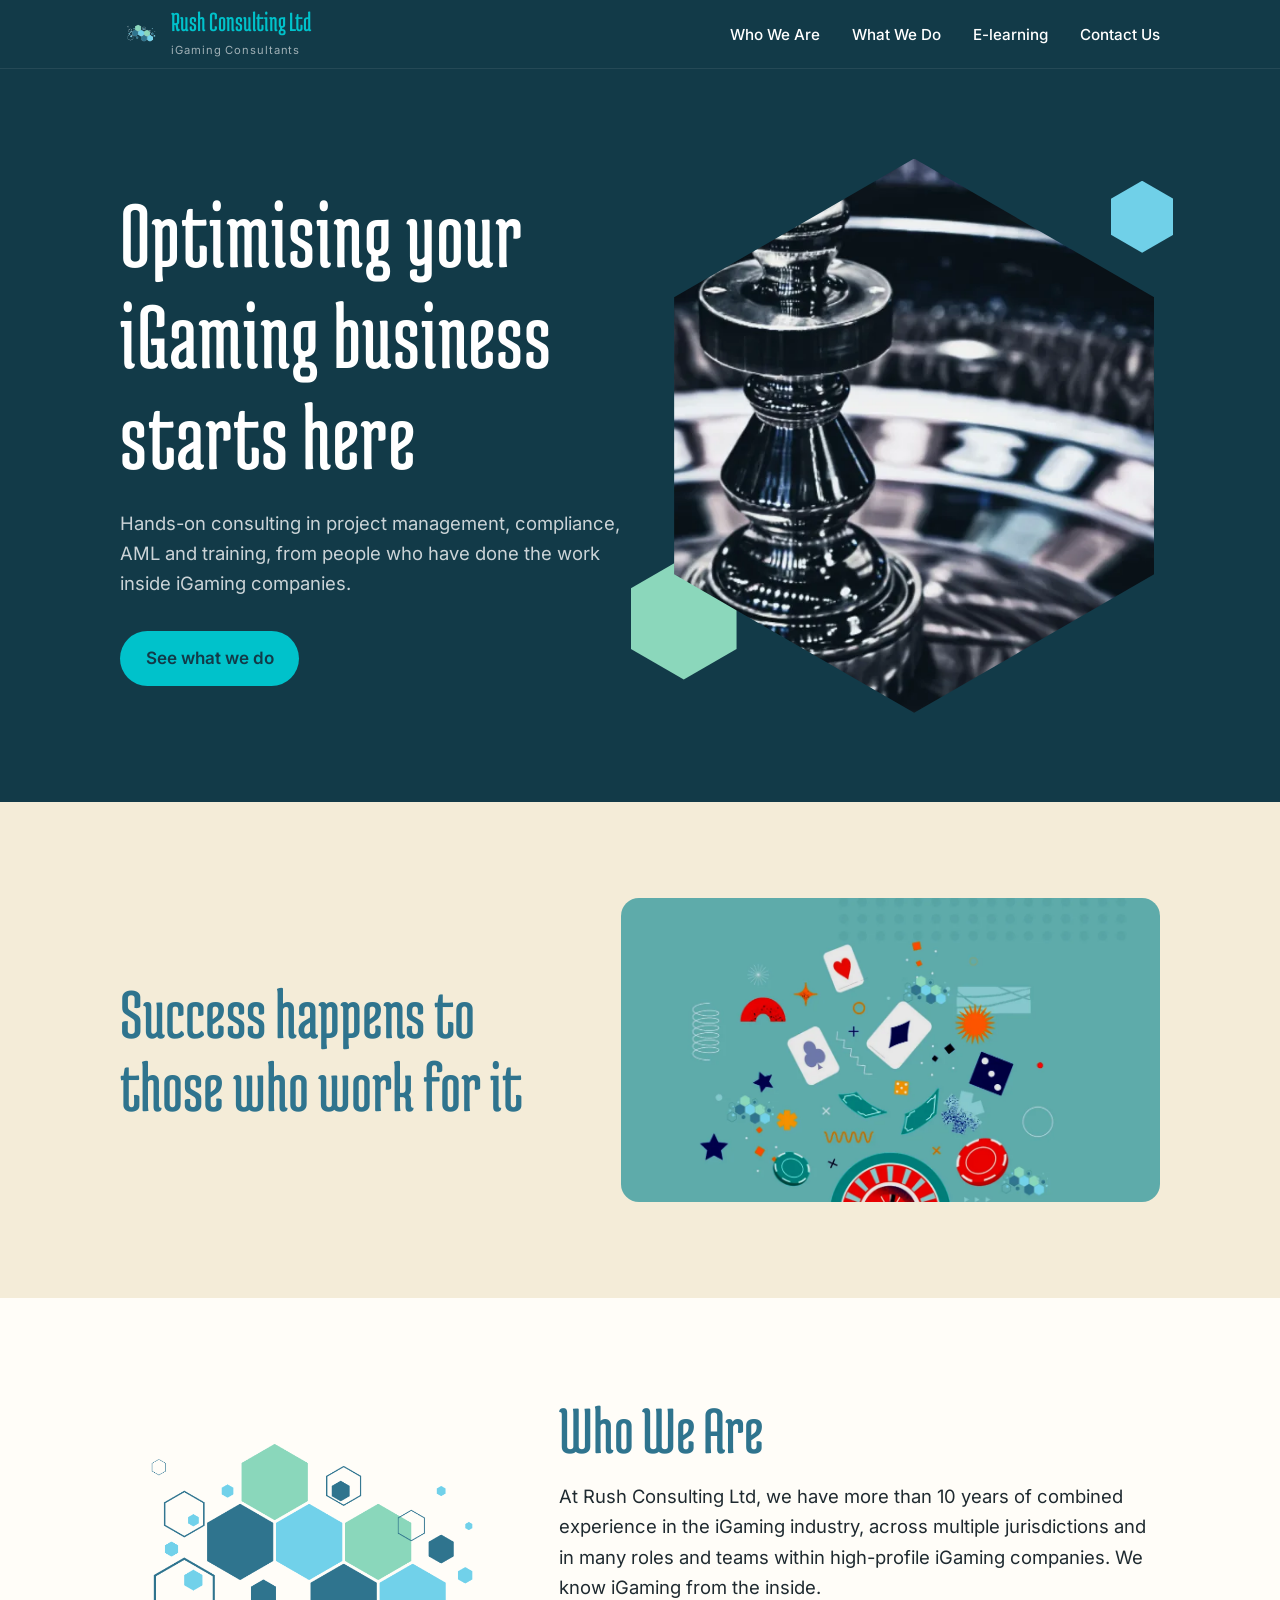
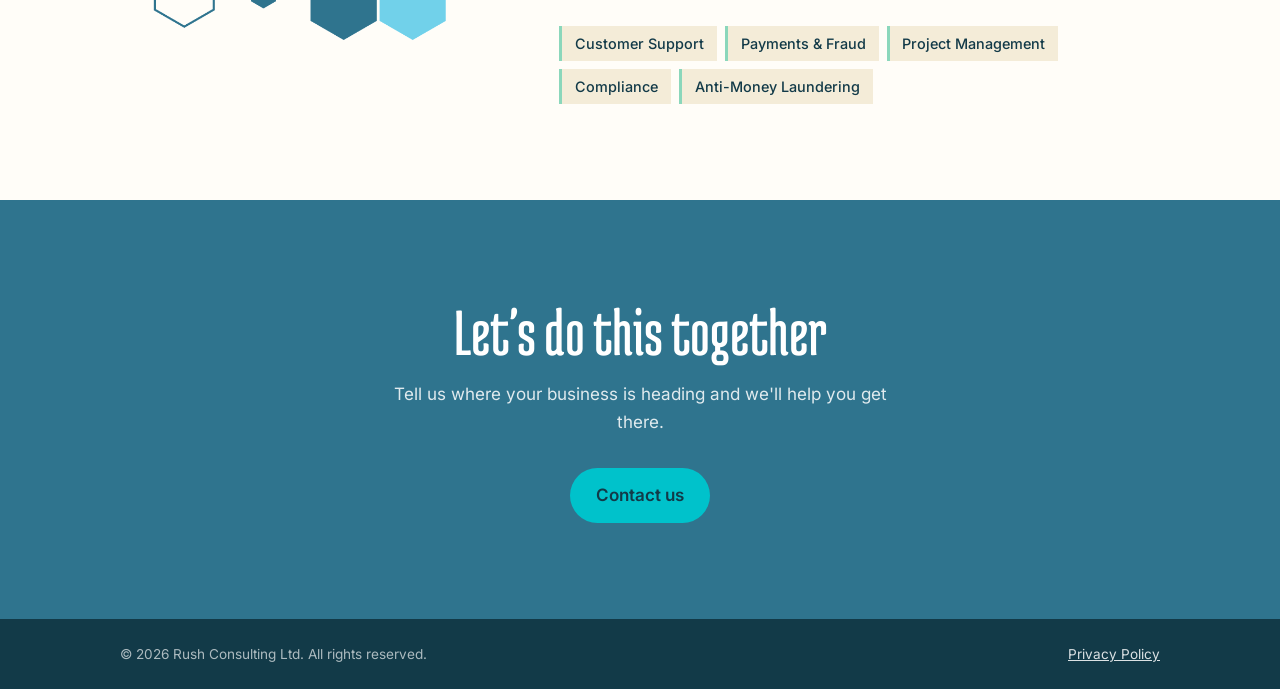
<file: docs/index.html>
<!DOCTYPE html>
<html lang="en">
<head>
  <meta charset="UTF-8">
  <meta name="viewport" content="width=device-width, initial-scale=1.0">
  <title>Rush Consulting Ltd | iGaming Consulting</title>
  <meta name="description" content="iGaming consultancy in Malta: project management, regulatory and AML consulting, and training for online gambling businesses.">
  <meta property="og:type" content="website">
  <meta property="og:site_name" content="Rush Consulting Ltd">
  <meta property="og:title" content="Rush Consulting Ltd | iGaming Consulting">
  <meta property="og:description" content="iGaming consultancy in Malta: project management, regulatory and AML consulting, and training for online gambling businesses.">
  <meta property="og:url" content="https://rushconsultingltd.com/">
  <meta property="og:image" content="https://rushconsultingltd.com/resources/images/og-image.png">
  <meta property="og:image:width" content="1200">
  <meta property="og:image:height" content="630">
  <meta name="twitter:card" content="summary_large_image">
  <link rel="icon" href="resources/images/favicon-32.png" sizes="32x32" type="image/png">
  <link rel="icon" href="resources/images/favicon-48.png" sizes="48x48" type="image/png">
  <link rel="apple-touch-icon" href="resources/images/apple-touch-icon.png">
  <link rel="stylesheet" href="resources/site.css?v=2026-10-16b">
</head>
<body>
  <a class="skip-link" href="#main">Skip to content</a>

  <header class="site-header">
    <div class="wrap">
      <a class="brand" href="./">
        <img src="resources/images/hex-mark.png" alt="">
        <span>
          <span class="brand-name">Rush Consulting Ltd</span>
          <span class="brand-tag">iGaming Consultants</span>
        </span>
      </a>
      <button class="menu-toggle" aria-expanded="false" aria-controls="site-nav">☰ Menu</button>
      <nav class="site-nav" id="site-nav" aria-label="Main">
        <ul>
          <li><a href="#who-we-are">Who We Are</a></li>
          <li><a href="whatwedo/">What We Do</a></li>
          <li><a href="elearning/">E-learning</a></li>
          <li><a href="contact/">Contact Us</a></li>
        </ul>
      </nav>
    </div>
  </header>

  <main id="main">
    <!-- Hero -->
    <section class="hero">
      <div class="wrap">
        <div>
          <h1 class="display">Optimising your iGaming business starts here</h1>
          <p>Hands-on consulting in project management, compliance, AML and training, from people who have done the work inside iGaming companies.</p>
          <a class="btn" href="whatwedo/">See what we do</a>
        </div>
        <div class="hex-photo">
          <div class="hex">
            <img src="resources/images/roulette.webp" alt="Close-up of a roulette wheel">
          </div>
        </div>
      </div>
    </section>

    <!-- Motto -->
    <section class="section section-sand motto">
      <div class="wrap">
        <blockquote>Success happens to those who work for it</blockquote>
        <img src="resources/images/animation.webp" alt="Illustration of playing cards, dice and casino chips">
      </div>
    </section>

    <!-- Who we are -->
    <section class="section about" id="who-we-are">
      <div class="wrap">
        <img src="resources/images/hex-cluster.png" alt="">
        <div>
          <h2 class="section-title">Who We Are</h2>
          <p>At Rush Consulting Ltd, we have more than 10 years of combined experience in the iGaming industry, across multiple jurisdictions and in many roles and teams within high-profile iGaming companies. We know iGaming from the inside.</p>
          <ul class="expertise">
            <li>Customer Support</li>
            <li>Payments &amp; Fraud</li>
            <li>Project Management</li>
            <li>Compliance</li>
            <li>Anti-Money Laundering</li>
          </ul>
        </div>
      </div>
    </section>

    <!-- Call to action -->
    <section class="section cta">
      <div class="wrap">
        <h2 class="section-title">Let's do this together</h2>
        <p>Tell us where your business is heading and we'll help you get there.</p>
        <a class="btn" href="contact/">Contact us</a>
      </div>
    </section>
  </main>

  <footer class="site-footer">
    <div class="wrap">
      <span>© 2026 Rush Consulting Ltd. All rights reserved.</span>
      <a href="privacy/">Privacy Policy</a>
    </div>
  </footer>

  <script>
    var toggle = document.querySelector('.menu-toggle');
    var nav = document.getElementById('site-nav');
    toggle.addEventListener('click', function () {
      var open = nav.classList.toggle('open');
      toggle.setAttribute('aria-expanded', open);
    });
    nav.addEventListener('click', function (e) {
      if (e.target.tagName === 'A') { nav.classList.remove('open'); toggle.setAttribute('aria-expanded', false); }
    });
  </script>
</body>
</html>
</file>
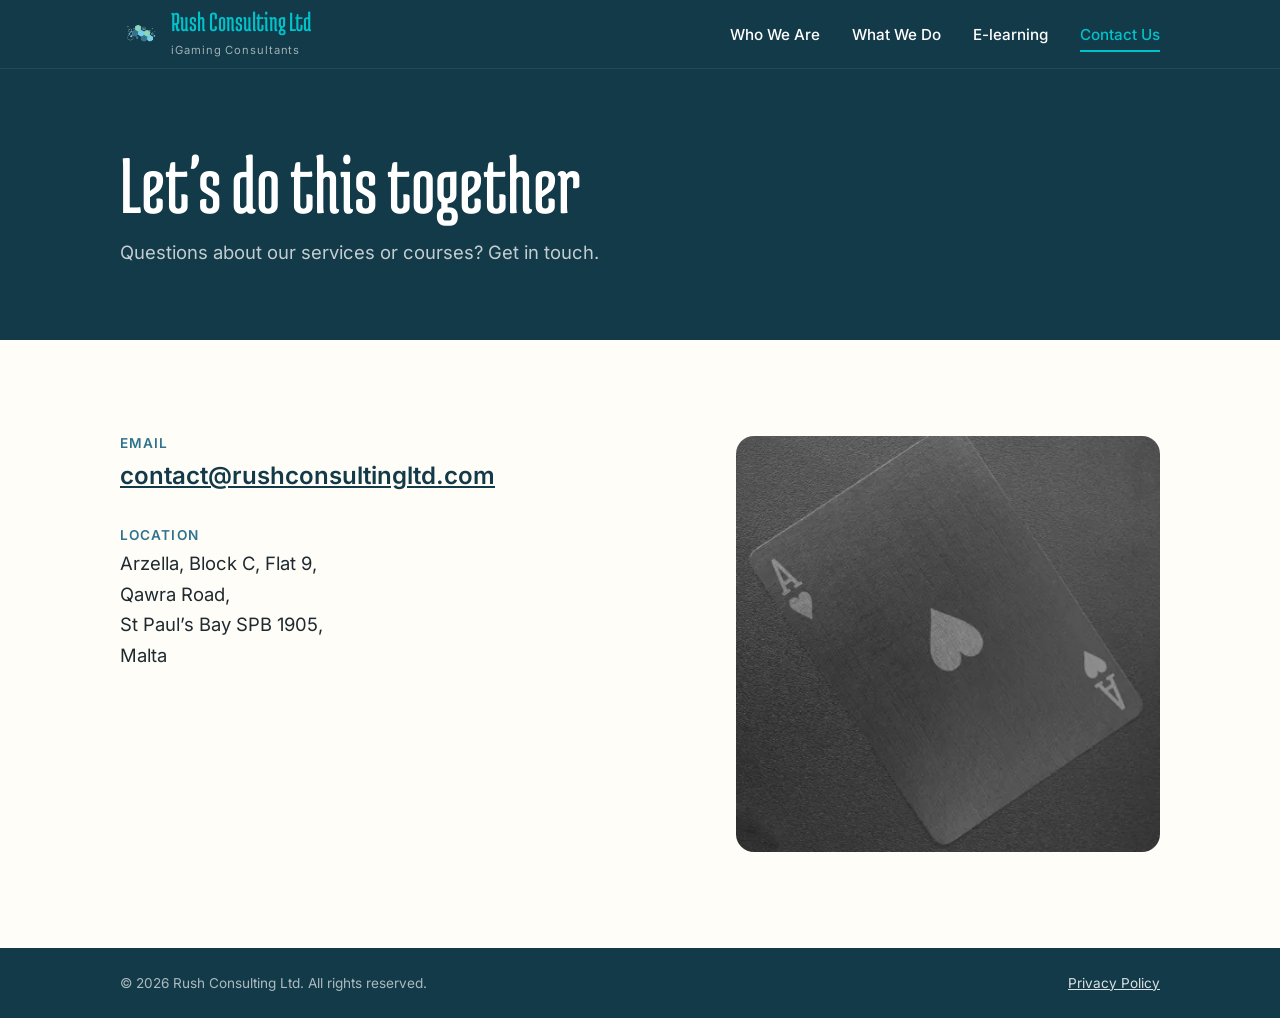
<file: docs/contact/index.html>
<!DOCTYPE html>
<html lang="en">
<head>
  <meta charset="UTF-8">
  <meta name="viewport" content="width=device-width, initial-scale=1.0">
  <title>Contact | Rush Consulting Ltd</title>
  <meta name="description" content="Get in touch with Rush Consulting Ltd, iGaming consultants in Malta.">
  <meta property="og:type" content="website">
  <meta property="og:site_name" content="Rush Consulting Ltd">
  <meta property="og:title" content="Contact | Rush Consulting Ltd">
  <meta property="og:description" content="Get in touch with Rush Consulting Ltd, iGaming consultants in Malta.">
  <meta property="og:url" content="https://rushconsultingltd.com/contact/">
  <meta property="og:image" content="https://rushconsultingltd.com/resources/images/og-image.png">
  <meta property="og:image:width" content="1200">
  <meta property="og:image:height" content="630">
  <meta name="twitter:card" content="summary_large_image">
  <link rel="icon" href="../resources/images/favicon-32.png" sizes="32x32" type="image/png">
  <link rel="icon" href="../resources/images/favicon-48.png" sizes="48x48" type="image/png">
  <link rel="apple-touch-icon" href="../resources/images/apple-touch-icon.png">
  <link rel="stylesheet" href="../resources/site.css?v=2026-10-16b">
</head>
<body>
  <a class="skip-link" href="#main">Skip to content</a>

  <header class="site-header">
    <div class="wrap">
      <a class="brand" href="../">
        <img src="../resources/images/hex-mark.png" alt="">
        <span>
          <span class="brand-name">Rush Consulting Ltd</span>
          <span class="brand-tag">iGaming Consultants</span>
        </span>
      </a>
      <button class="menu-toggle" aria-expanded="false" aria-controls="site-nav">☰ Menu</button>
      <nav class="site-nav" id="site-nav" aria-label="Main">
        <ul>
          <li><a href="../#who-we-are">Who We Are</a></li>
          <li><a href="../whatwedo/">What We Do</a></li>
          <li><a href="../elearning/">E-learning</a></li>
          <li><a href="../contact/" aria-current="page">Contact Us</a></li>
        </ul>
      </nav>
    </div>
  </header>

  <main id="main">
    <section class="page-head">
      <div class="wrap">
        <h1>Let's do this together</h1>
        <p>Questions about our services or courses? Get in touch.</p>
      </div>
    </section>
    <section class="section">
      <div class="wrap contact-grid">
        <div>
          <div class="contact-item">
            <h2>Email</h2>
            <p><a class="email" href="mailto:contact@rushconsultingltd.com">contact@rushconsultingltd.com</a></p>
          </div>
          <div class="contact-item">
            <h2>Location</h2>
            <p>Arzella, Block C, Flat 9,<br>Qawra Road,<br>St Paul’s Bay SPB 1905,<br>Malta</p>
          </div>
        </div>
        <img class="contact-card" src="../resources/images/card.webp" alt="Ace of spades playing card">
      </div>
    </section>
  </main>

  <footer class="site-footer">
    <div class="wrap">
      <span>© 2026 Rush Consulting Ltd. All rights reserved.</span>
      <a href="../privacy/">Privacy Policy</a>
    </div>
  </footer>

  <script>
    var toggle = document.querySelector('.menu-toggle');
    var nav = document.getElementById('site-nav');
    toggle.addEventListener('click', function () {
      var open = nav.classList.toggle('open');
      toggle.setAttribute('aria-expanded', open);
    });
    nav.addEventListener('click', function (e) {
      if (e.target.tagName === 'A') { nav.classList.remove('open'); toggle.setAttribute('aria-expanded', false); }
    });
  </script>
</body>
</html>
</file>
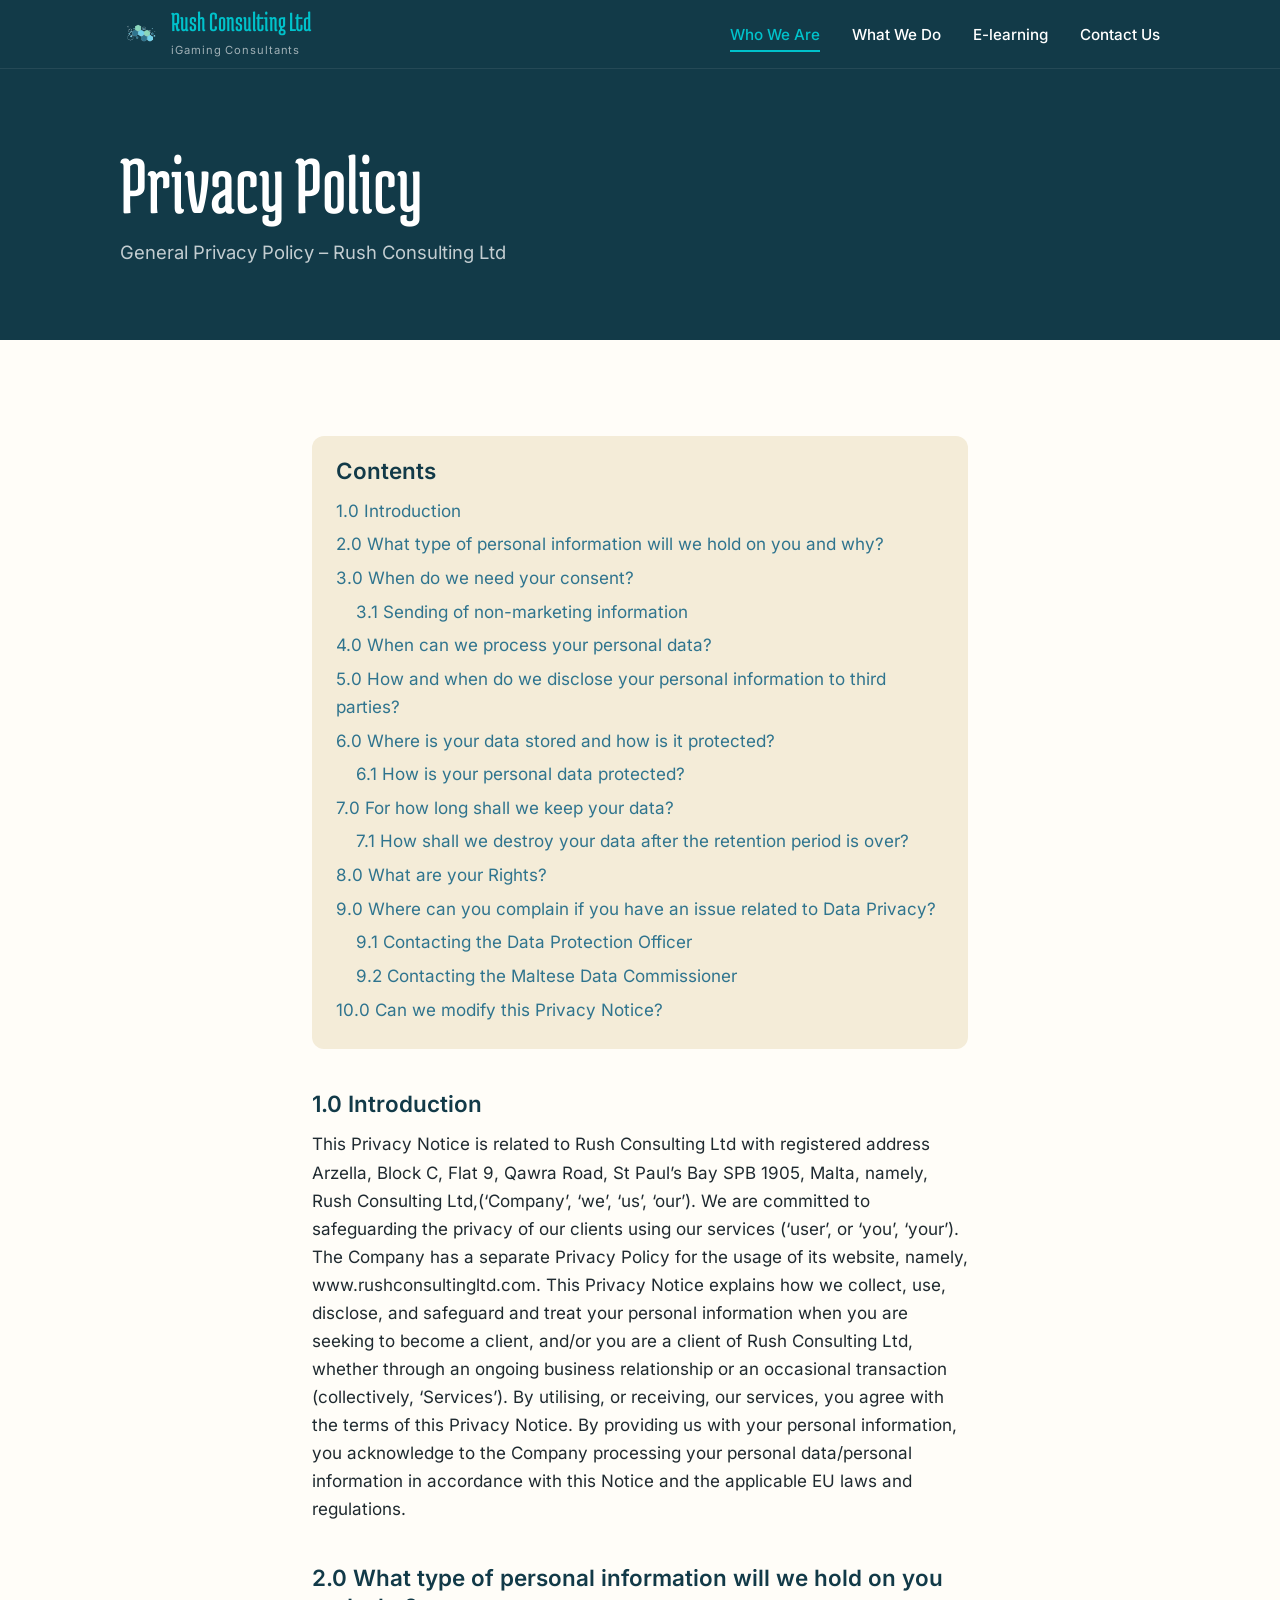
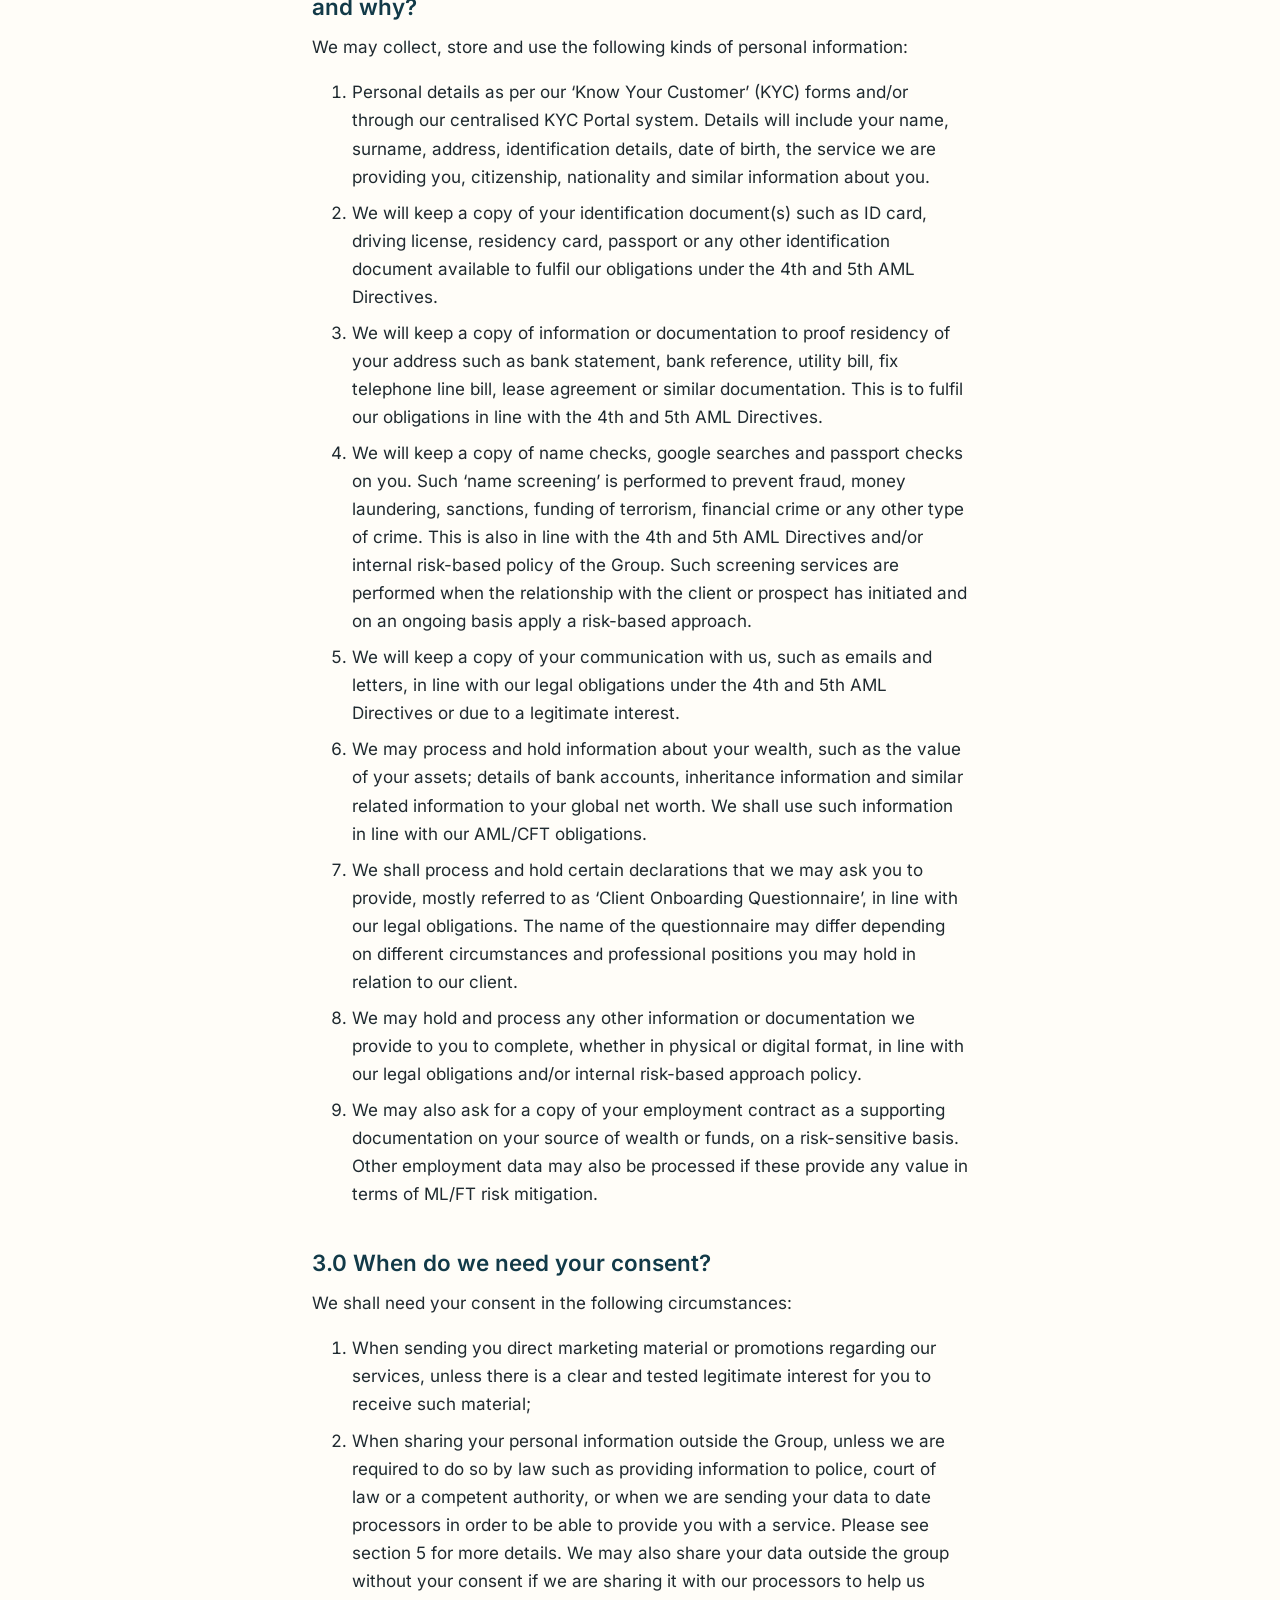
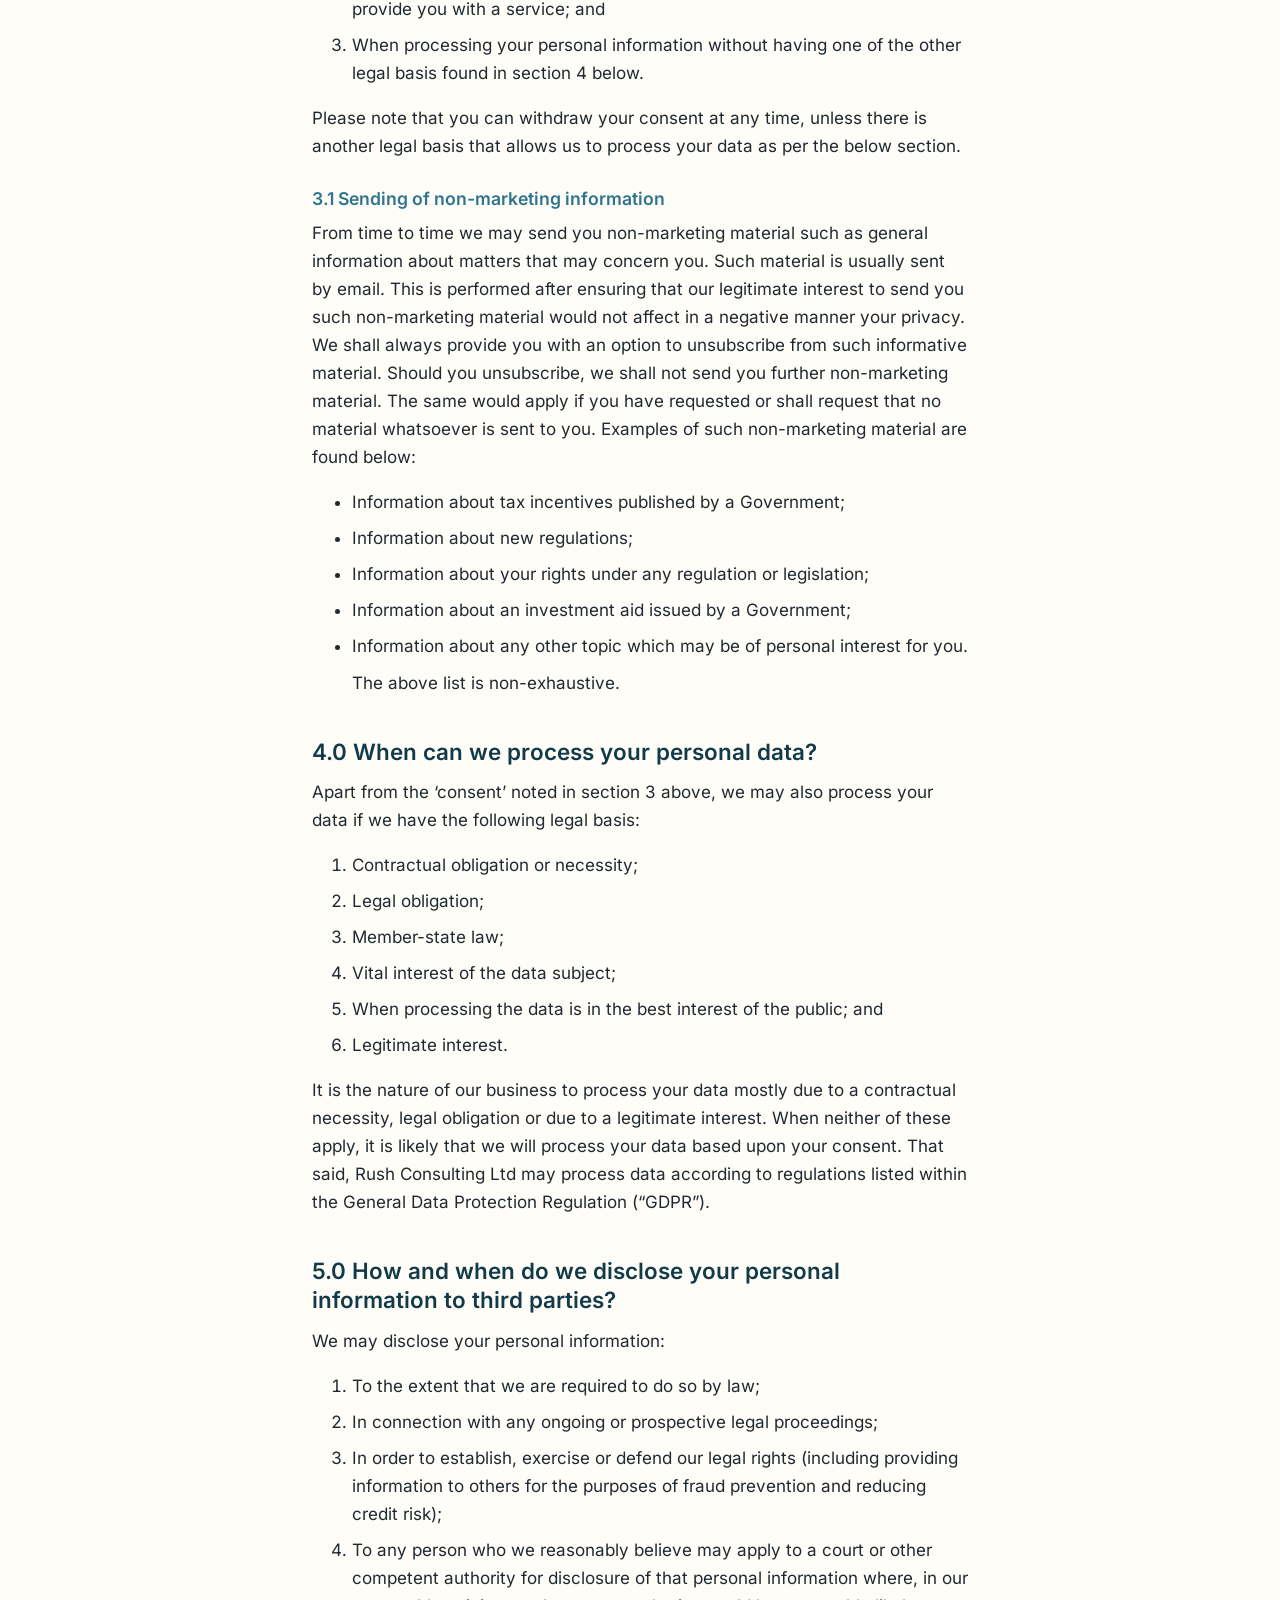
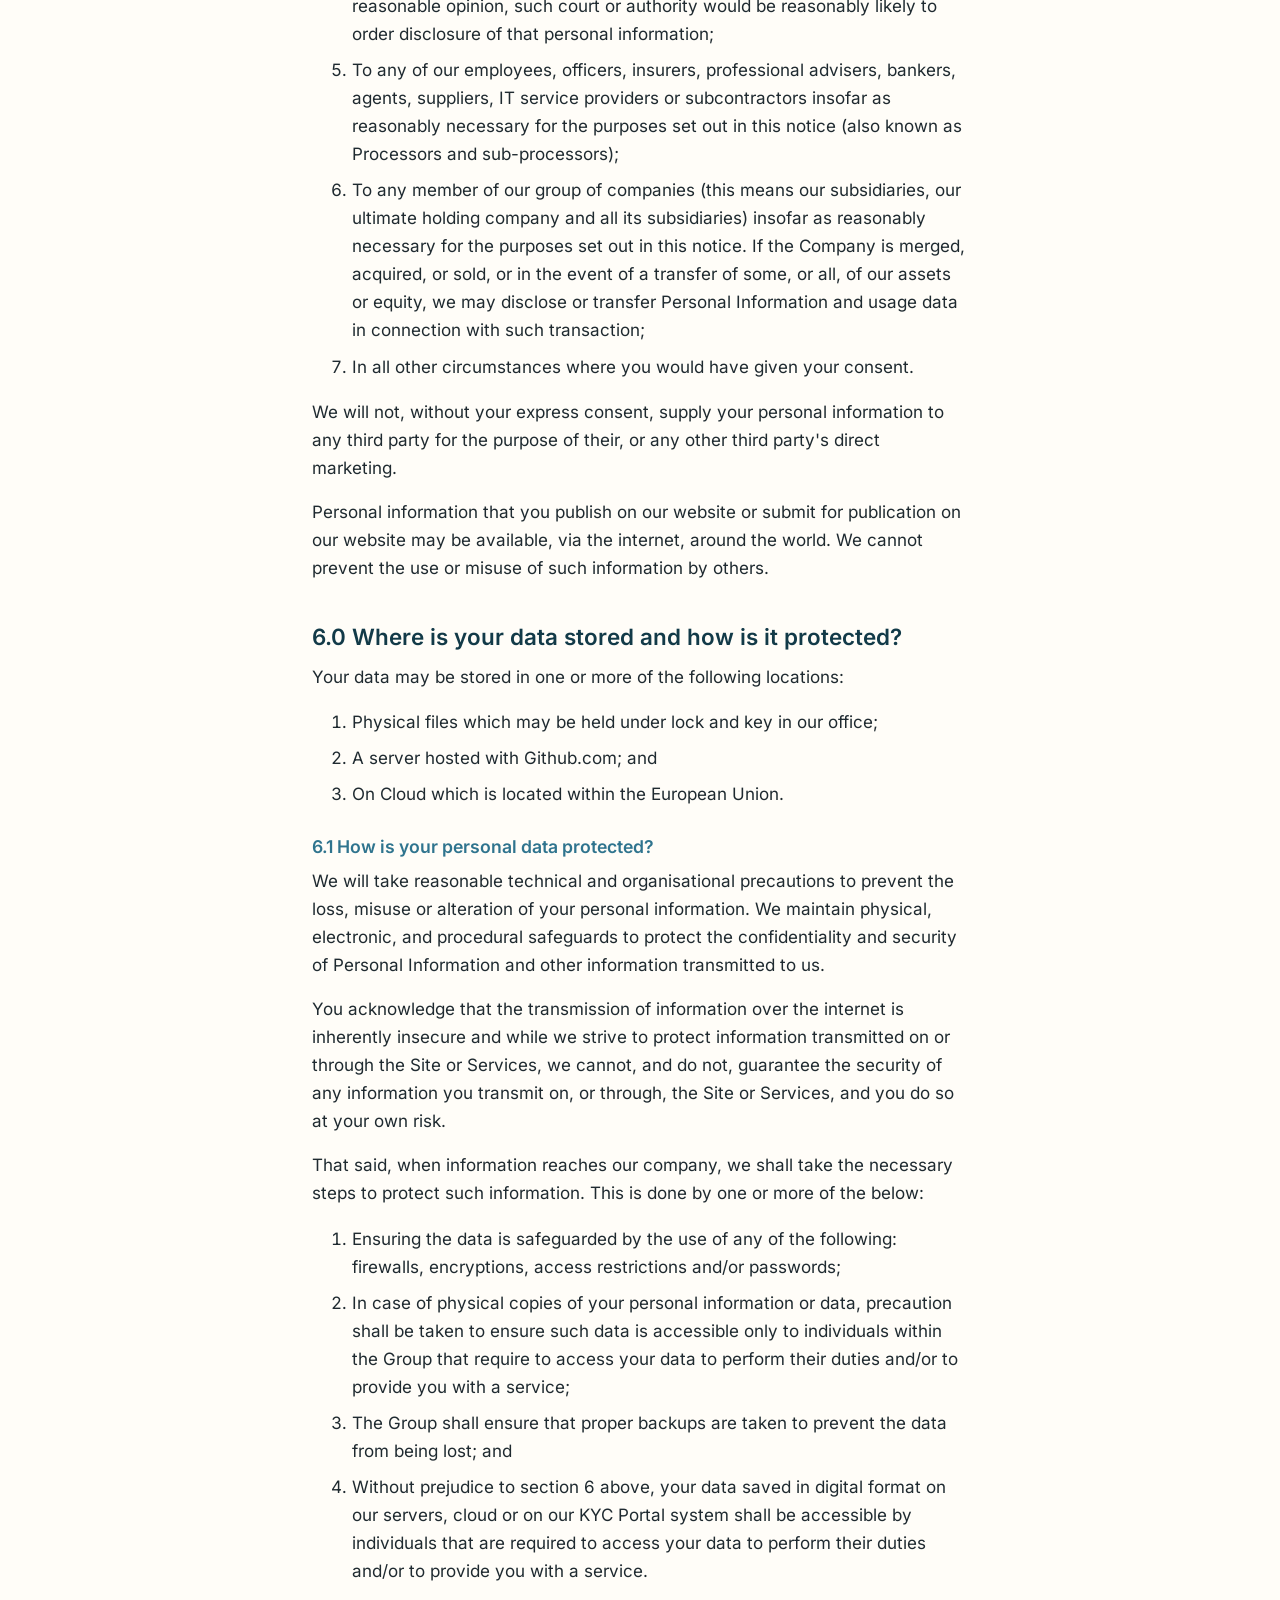
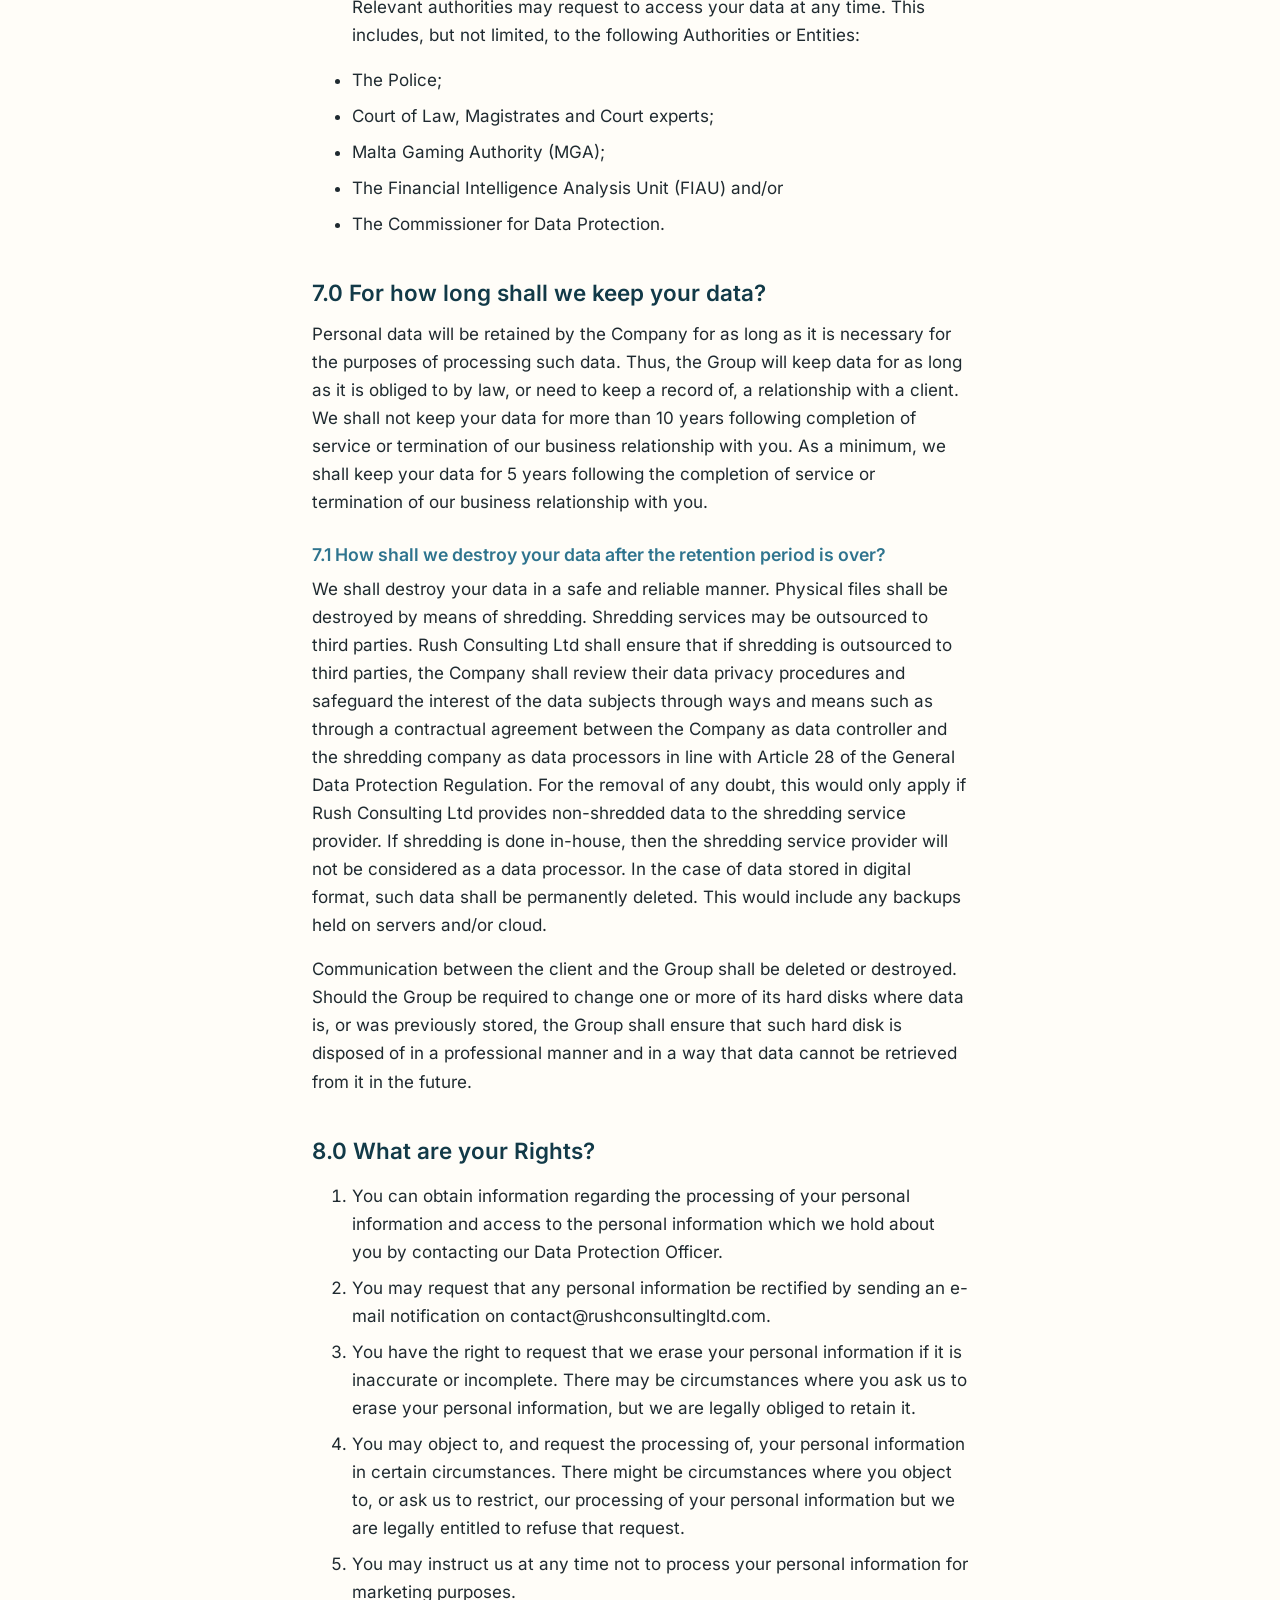
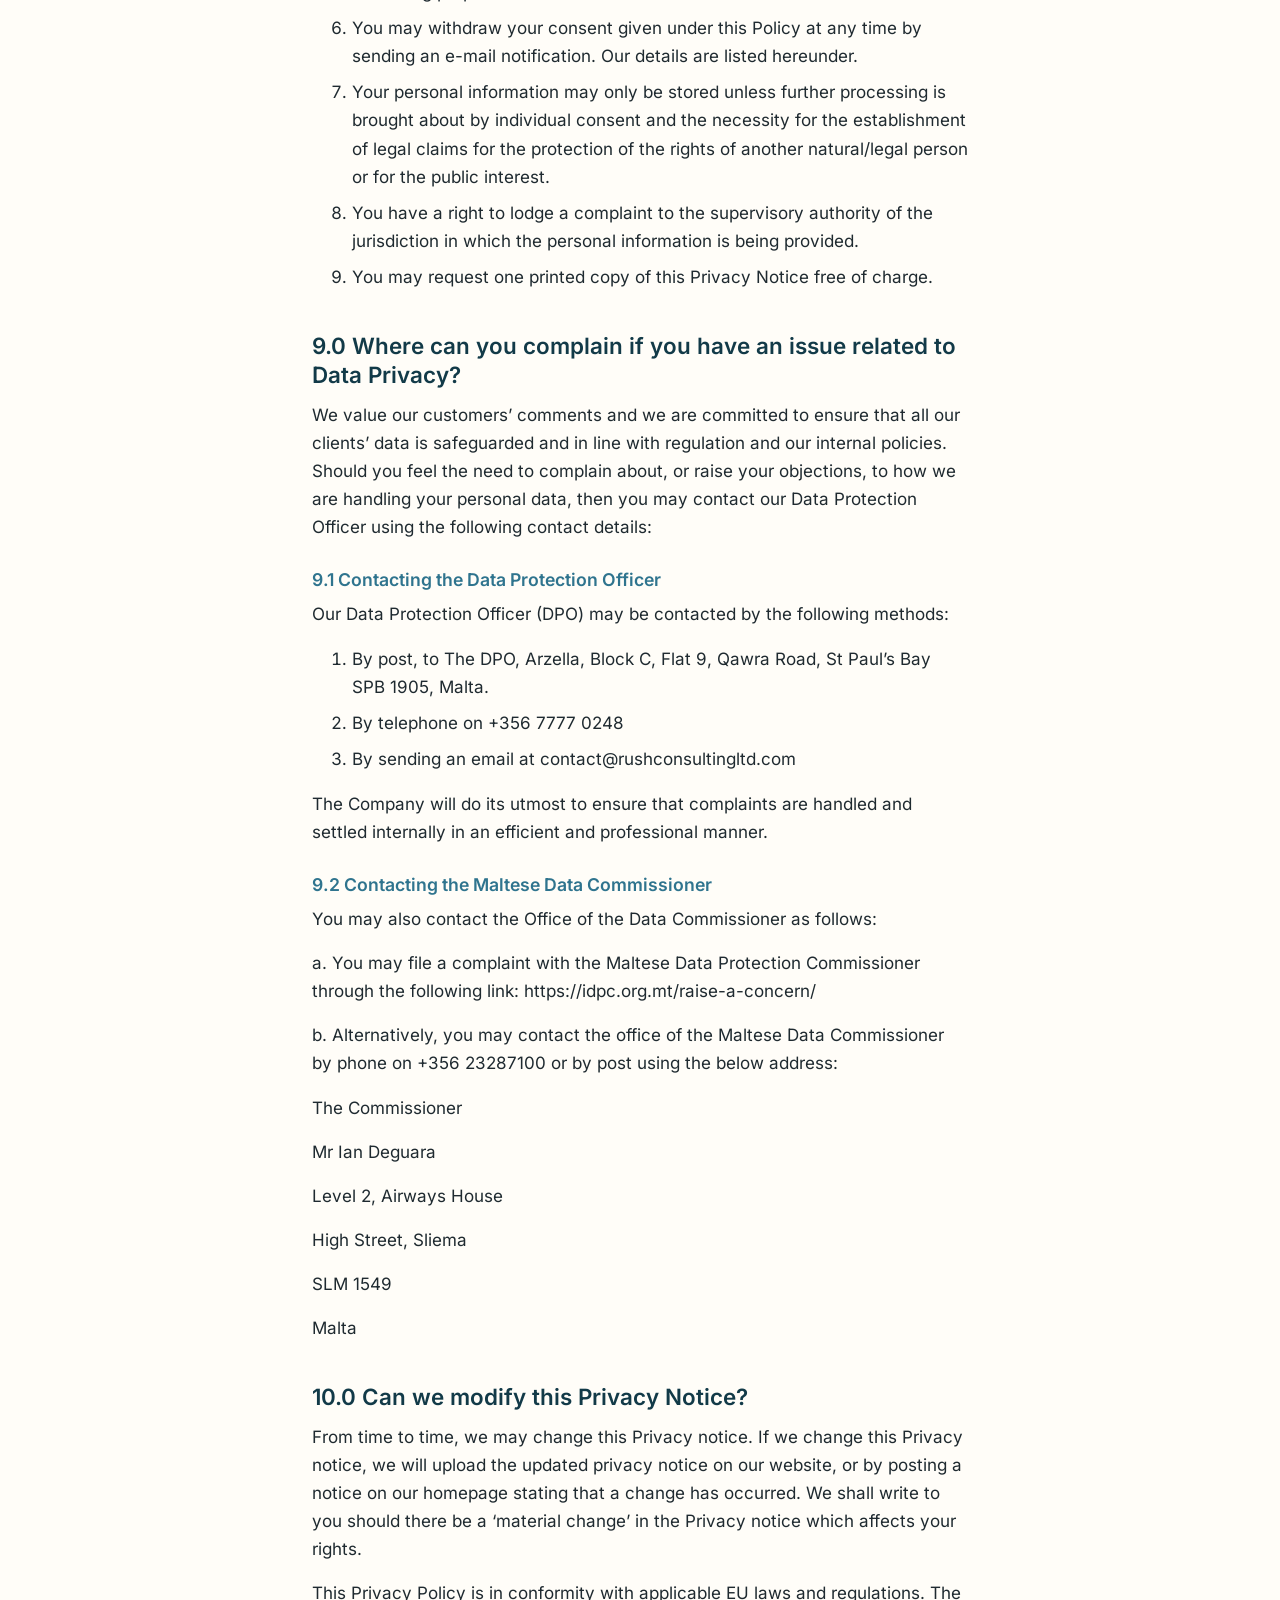
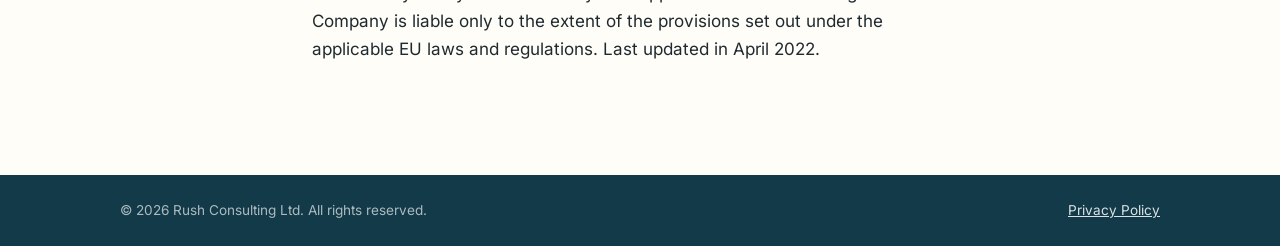
<file: docs/privacy/index.html>
<!DOCTYPE html>
<html lang="en">
<head>
  <meta charset="UTF-8">
  <meta name="viewport" content="width=device-width, initial-scale=1.0">
  <title>Privacy Policy | Rush Consulting Ltd</title>
  <meta name="description" content="General privacy policy of Rush Consulting Ltd.">
  <meta property="og:type" content="website">
  <meta property="og:site_name" content="Rush Consulting Ltd">
  <meta property="og:title" content="Privacy Policy | Rush Consulting Ltd">
  <meta property="og:description" content="General privacy policy of Rush Consulting Ltd.">
  <meta property="og:url" content="https://rushconsultingltd.com/privacy/">
  <meta property="og:image" content="https://rushconsultingltd.com/resources/images/og-image.png">
  <meta property="og:image:width" content="1200">
  <meta property="og:image:height" content="630">
  <meta name="twitter:card" content="summary_large_image">
  <link rel="icon" href="../resources/images/favicon-32.png" sizes="32x32" type="image/png">
  <link rel="icon" href="../resources/images/favicon-48.png" sizes="48x48" type="image/png">
  <link rel="apple-touch-icon" href="../resources/images/apple-touch-icon.png">
  <link rel="stylesheet" href="../resources/site.css?v=2026-10-16b">
</head>
<body>
  <a class="skip-link" href="#main">Skip to content</a>

  <header class="site-header">
    <div class="wrap">
      <a class="brand" href="../">
        <img src="../resources/images/hex-mark.png" alt="">
        <span>
          <span class="brand-name">Rush Consulting Ltd</span>
          <span class="brand-tag">iGaming Consultants</span>
        </span>
      </a>
      <button class="menu-toggle" aria-expanded="false" aria-controls="site-nav">☰ Menu</button>
      <nav class="site-nav" id="site-nav" aria-label="Main">
        <ul>
          <li><a href="../#who-we-are" aria-current="page">Who We Are</a></li>
          <li><a href="../whatwedo/">What We Do</a></li>
          <li><a href="../elearning/">E-learning</a></li>
          <li><a href="../contact/">Contact Us</a></li>
        </ul>
      </nav>
    </div>
  </header>

  <main id="main">
    <section class="page-head">
      <div class="wrap">
        <h1>Privacy Policy</h1>
        <p>General Privacy Policy – Rush Consulting Ltd</p>
      </div>
    </section>
    <section class="section">
      <div class="wrap prose">
        <nav class="toc" aria-label="Contents">
          <h2>Contents</h2>
          <ol>
            <li><a href="#s1-0">1.0 Introduction</a></li>
            <li><a href="#s2-0">2.0 What type of personal information will we hold on you and why?</a></li>
            <li><a href="#s3-0">3.0 When do we need your consent?</a></li>
            <li class="sub"><a href="#s3-1">3.1 Sending of non-marketing information</a></li>
            <li><a href="#s4-0">4.0 When can we process your personal data?</a></li>
            <li><a href="#s5-0">5.0 How and when do we disclose your personal information to third parties?</a></li>
            <li><a href="#s6-0">6.0 Where is your data stored and how is it protected?</a></li>
            <li class="sub"><a href="#s6-1">6.1 How is your personal data protected?</a></li>
            <li><a href="#s7-0">7.0 For how long shall we keep your data?</a></li>
            <li class="sub"><a href="#s7-1">7.1 How shall we destroy your data after the retention period is over?</a></li>
            <li><a href="#s8-0">8.0 What are your Rights?</a></li>
            <li><a href="#s9-0">9.0 Where can you complain if you have an issue related to Data Privacy?</a></li>
            <li class="sub"><a href="#s9-1">9.1 Contacting the Data Protection Officer</a></li>
            <li class="sub"><a href="#s9-2">9.2 Contacting the Maltese Data Commissioner</a></li>
            <li><a href="#s10-0">10.0 Can we modify this Privacy Notice?</a></li>
          </ol>
        </nav>
<h2 id="s1-0">1.0 Introduction</h2>
  <p>This Privacy Notice is related to Rush Consulting Ltd with registered address Arzella, Block C, Flat 9, Qawra Road, St Paul’s Bay SPB 1905, Malta, namely, Rush Consulting Ltd,(‘Company’, ‘we’, ‘us’, ‘our’). We are committed to safeguarding the privacy of our clients using our services (‘user’, or ‘you’, ‘your’). The Company has a separate Privacy Policy for the usage of its website, namely, www.rushconsultingltd.com.
    This Privacy Notice explains how we collect, use, disclose, and safeguard and treat your personal information when you are seeking to become a client, and/or you are a client of Rush Consulting Ltd, whether through an ongoing business relationship or an occasional transaction (collectively, ‘Services’). 
    By utilising, or receiving, our services, you agree with the terms of this Privacy Notice. By providing us with your personal information, you acknowledge to the Company processing your personal data/personal information in accordance with this Notice and the applicable EU laws and regulations.</p>
  <h2 id="s2-0">2.0 What type of personal information will we hold on you and why?</h2>
<p>We may collect, store and use the following kinds of personal information:
    <ol>
        <li>Personal details as per our ‘Know Your Customer’ (KYC) forms and/or through our centralised KYC Portal system. Details will include your name, surname, address, identification details, date of birth, the service we are providing you, citizenship, nationality and similar information about you.</li>
        <li>We will keep a copy of your identification document(s) such as ID card, driving license, residency card, passport or any other identification document available to fulfil our obligations under the 4th and 5th AML Directives.</li>
        <li>We will keep a copy of information or documentation to proof residency of your address such as bank statement, bank reference, utility bill, fix telephone line bill, lease agreement or similar documentation. This is to fulfil our obligations in line with the 4th and 5th AML Directives.</li>
        <li>We will keep a copy of name checks, google searches and passport checks on you. Such ‘name screening’ is performed to prevent fraud, money laundering, sanctions, funding of terrorism, financial crime or any other type of crime. This is also in line with the 4th and 5th AML Directives and/or internal risk-based policy of the Group. Such screening services are performed when the relationship with the client or prospect has initiated and on an ongoing basis apply a risk-based approach.</li>
        <li>We will keep a copy of your communication with us, such as emails and letters, in line with our legal obligations under the 4th and 5th AML Directives or due to a legitimate interest.</li>
        <li>We may process and hold information about your wealth, such as the value of your assets; details of bank accounts, inheritance information and similar related information to your global net worth. We shall use such information in line with our AML/CFT obligations.</li>
        <li>We shall process and hold certain declarations that we may ask you to provide, mostly referred to as ‘Client Onboarding Questionnaire’, in line with our legal obligations. The name of the questionnaire may differ depending on different circumstances and professional positions you may hold in relation to our client.</li>
        <li>We may hold and process any other information or documentation we provide to you to complete, whether in physical or digital format, in line with our legal obligations and/or internal risk-based approach policy.</li>
        <li>We may also ask for a copy of your employment contract as a supporting documentation on your source of wealth or funds, on a risk-sensitive basis. Other employment data may also be processed if these provide any value in terms of ML/FT risk mitigation.</li>
    </ol>
</p>
<h2 id="s3-0">3.0 When do we need your consent?</h2>
<p>
 We shall need your consent in the following circumstances:
<ol>
    <li>When sending you direct marketing material or promotions regarding our services, unless there is a clear and tested legitimate interest for you to receive such material;</li>
    <li>When sharing your personal information outside the Group, unless we are required to do so by law such as providing information to police, court of law or a competent authority, or when we are sending your data to date processors in order to be able to provide you with a service. Please see section 5 for more details. We may also share your data outside the group without your consent if we are sharing it with our processors to help us provide you with a service; and</li>
    <li>When processing your personal information without having one of the other legal basis found in section 4 below.</li>
</ol>
Please note that you can withdraw your consent at any time, unless there is another legal basis that allows us to process your data as per the below section.
</p>
<h3 id="s3-1">3.1 Sending of non-marketing information</h3>
<p>From time to time we may send you non-marketing material such as general information about matters that may concern you. Such material is usually sent by email. This is performed after ensuring that our legitimate interest to send you such non-marketing material would not affect in a negative manner your privacy. We shall always provide you with an option to unsubscribe from such informative material. Should you unsubscribe, we shall not send you further non-marketing material. The same would apply if you have requested or shall request that no material whatsoever is sent to you.

    Examples of such non-marketing material are found below:</p>
    <ul>
        <li>Information about tax incentives published by a Government;</li>
        <li>Information about new regulations;</li>
        <li>Information about your rights under any regulation or legislation;</li>
        <li>Information about an investment aid issued by a Government;</li>
        <li>Information about any other topic which may be of personal interest for you.</li>
        The above list is non-exhaustive.
    </ul>
    <h2 id="s4-0">4.0 When can we process your personal data?</h2>
    <p>Apart from the ‘consent’ noted in section 3 above, we may also process your data if we have the following legal basis:
    <ol>
        <li>Contractual obligation or necessity;</li>
        <li>Legal obligation;</li>
        <li>Member-state law;</li>
        <li>Vital interest of the data subject;</li>
        <li>When processing the data is in the best interest of the public; and</li>
        <li>Legitimate interest.</li>
    </ol>
    It is the nature of our business to process your data mostly due to a contractual necessity, legal obligation or due to a legitimate interest. When neither of these apply, it is likely that we will process your data based upon your consent. That said, Rush Consulting Ltd may process data according to regulations listed within the General Data Protection Regulation (“GDPR”).
</p>
<h2 id="s5-0">5.0 How and when do we disclose your personal information to third parties?</h2>
<p>
    We may disclose your personal information:
    <ol>
        <li>To the extent that we are required to do so by law;</li>
        <li>In connection with any ongoing or prospective legal proceedings;</li>
        <li>In order to establish, exercise or defend our legal rights (including providing information to others for the purposes of fraud prevention and reducing credit risk);</li>
        <li>To any person who we reasonably believe may apply to a court or other competent authority for disclosure of that personal information where, in our reasonable opinion, such court or authority would be reasonably likely to order disclosure of that personal information;</li>
        <li>To any of our employees, officers, insurers, professional advisers, bankers, agents, suppliers, IT service providers or subcontractors insofar as reasonably necessary for the purposes set out in this notice (also known as Processors and sub-processors);</li>
        <li>To any member of our group of companies (this means our subsidiaries, our ultimate holding company and all its subsidiaries) insofar as reasonably necessary for the purposes set out in this notice. If the Company is merged, acquired, or sold, or in the event of a transfer of some, or all, of our assets or equity, we may disclose or transfer Personal Information and usage data in connection with such transaction;</li>
        <li>In all other circumstances where you would have given your consent.</li>
    </ol>
<p>We will not, without your express consent, supply your personal information to any third party for the purpose of their, or any other third party's direct marketing.</p>
<p>Personal information that you publish on our website or submit for publication on our website may be available, via the internet, around the world. We cannot prevent the use or misuse of such information by others.</p>
</p>
<h2 id="s6-0">6.0 Where is your data stored and how is it protected?</h2>
<p>Your data may be stored in one or more of the following locations:</p>
<ol>
    <li>Physical files which may be held under lock and key in our office;</li>
    <li>A server hosted with Github.com; and</li>
    <li>On Cloud which is located within the European Union.</li>
</ol>
<h3 id="s6-1">6.1 How is your personal data protected?</h3>
<p>We will take reasonable technical and organisational precautions to prevent the loss, misuse or alteration of your personal information. We maintain physical, electronic, and procedural safeguards to protect the confidentiality and security of Personal Information and other information transmitted to us.</p>
<p>You acknowledge that the transmission of information over the internet is inherently insecure and while we strive to protect information transmitted on or through the Site or Services, we cannot, and do not, guarantee the security of any information you transmit on, or through, the Site or Services, and you do so at your own risk.</p>
<p>That said, when information reaches our company, we shall take the necessary steps to protect such information. This is done by one or more of the below:</p>
<ol>
    <li>Ensuring the data is safeguarded by the use of any of the following: firewalls, encryptions, access restrictions and/or passwords;</li>
    <li>In case of physical copies of your personal information or data, precaution shall be taken to ensure such data is accessible only to individuals within the Group that require to access your data to perform their duties and/or to provide you with a service;</li>
    <li>The Group shall ensure that proper backups are taken to prevent the data from being lost; and</li>
    <li>Without prejudice to section 6 above, your data saved in digital format on our servers, cloud or on our KYC Portal system shall be accessible by individuals that are required to access your data to perform their duties and/or to provide you with a service. </li>
    
    <p>Relevant authorities may request to access your data at any time. This includes, but not limited, to the following Authorities or Entities:
        </p> 
        
</ol>
    <ul>
        <li>The Police;</li>
        <li>Court of Law, Magistrates and Court experts;</li>
        <li>Malta Gaming Authority (MGA);</li>
        <li>The Financial Intelligence Analysis Unit (FIAU) and/or</li>
        <li>The Commissioner for Data Protection.</li>
    </ul>
    <h2 id="s7-0">7.0 For how long shall we keep your data?</h2>
    <p>Personal data will be retained by the Company for as long as it is necessary for the purposes of processing such data. Thus, the Group will keep data for as long as it is obliged to by law, or need to keep a record of, a relationship with a client. We shall not keep your data for more than 10 years following completion of service or termination of our business relationship with you. As a minimum, we shall keep your data for 5 years following the completion of service or termination of our business relationship with you.</p>

<h3 id="s7-1">7.1 How shall we destroy your data after the retention period is over?</h3>
<p>We shall destroy your data in a safe and reliable manner. Physical files shall be destroyed by means of shredding. Shredding services may be outsourced to third parties. Rush Consulting Ltd shall ensure that if shredding is outsourced to third parties, the Company shall review their data privacy procedures and safeguard the interest of the data subjects through ways and means such as through a contractual agreement between the Company as data controller and the shredding company as data processors in line with Article 28 of the General Data Protection Regulation. For the removal of any doubt, this would only apply if Rush Consulting Ltd provides non-shredded data to the shredding service provider. If shredding is done in-house, then the shredding service provider will not be considered as a data processor.

    In the case of data stored in digital format, such data shall be permanently deleted. This would include any backups held on servers and/or cloud.</p>
<p>Communication between the client and the Group shall be deleted or destroyed.

    Should the Group be required to change one or more of its hard disks where data is, or was previously stored, the Group shall ensure that such hard disk is disposed of in a professional manner and in a way that data cannot be retrieved from it in the future.</p>
<h2 id="s8-0">8.0 What are your Rights?</h2>
<ol>
    <li>You can obtain information regarding the processing of your personal information and access to the personal information which we hold about you by contacting our Data Protection Officer.</li>
    <li>You may request that any personal information be rectified by sending an e-mail notification on contact@rushconsultingltd.com.</li>
    <li>You have the right to request that we erase your personal information if it is inaccurate or incomplete. There may be circumstances where you ask us to erase your personal information, but we are legally obliged to retain it.</li>
    <li>You may object to, and request the processing of, your personal information in certain circumstances. There might be circumstances where you object to, or ask us to restrict, our processing of your personal information but we are legally entitled to refuse that request.</li>
    <li>You may instruct us at any time not to process your personal information for marketing purposes.</li>
    <li>You may withdraw your consent given under this Policy at any time by sending an e-mail notification. Our details are listed hereunder.</li>
    <li>Your personal information may only be stored unless further processing is brought about by individual consent and the necessity for the establishment of legal claims for the protection of the rights of another natural/legal person or for the public interest.</li>
    <li>You have a right to lodge a complaint to the supervisory authority of the jurisdiction in which the personal information is being provided.</li>
    <li>You may request one printed copy of this Privacy Notice free of charge.</li>
</ol>
<h2 id="s9-0">9.0 Where can you complain if you have an issue related to Data Privacy?</h2>
<p>We value our customers’ comments and we are committed to ensure that all our clients’ data is safeguarded and in line with regulation and our internal policies. Should you feel the need to complain about, or raise your objections, to how we are handling your personal data, then you may contact our Data Protection Officer using the following contact details:</p>
<h3 id="s9-1">9.1 Contacting the Data Protection Officer</h3>
<p>Our Data Protection Officer (DPO) may be contacted by the following methods:</p>
<ol>
    <li>By post, to The DPO, Arzella, Block C, Flat 9, Qawra Road, St Paul’s Bay SPB 1905, Malta.</li>
        <li>By telephone on +356 7777 0248</li>
        <li>By sending an email at contact@rushconsultingltd.com</li>
</ol>
<p>The Company will do its utmost to ensure that complaints are handled and settled internally in an efficient and professional manner.
</p>
<h3 id="s9-2">9.2 Contacting the Maltese Data Commissioner</h3>
<p>You may also contact the Office of the Data Commissioner as follows:
</p>
<p>a. You may file a complaint with the Maltese Data Protection Commissioner through the following link:

    https://idpc.org.mt/raise-a-concern/</p>
<p>b. Alternatively, you may contact the office of the Maltese Data Commissioner by phone on +356 23287100 or by post using the below address:</p>
<p>The Commissioner</p>
<p>Mr Ian Deguara</p>
<p>Level 2, Airways House</p>
<p>High Street, Sliema</p>
<p>SLM 1549</p>
<p>Malta</p>
<h2 id="s10-0">10.0 Can we modify this Privacy Notice?</h2>
<p>From time to time, we may change this Privacy notice. If we change this Privacy notice, we will upload the updated privacy notice on our website, or by posting a notice on our homepage stating that a change has occurred. We shall write to you should there be a ‘material change’ in the Privacy notice which affects your rights.</p>
<p>This Privacy Policy is in conformity with applicable EU laws and regulations. The Company is liable only to the extent of the provisions set out under the applicable EU laws and regulations. Last updated in April 2022.</p>
      </div>
    </section>
  </main>

  <footer class="site-footer">
    <div class="wrap">
      <span>© 2026 Rush Consulting Ltd. All rights reserved.</span>
      <a href="../privacy/">Privacy Policy</a>
    </div>
  </footer>

  <script>
    var toggle = document.querySelector('.menu-toggle');
    var nav = document.getElementById('site-nav');
    toggle.addEventListener('click', function () {
      var open = nav.classList.toggle('open');
      toggle.setAttribute('aria-expanded', open);
    });
    nav.addEventListener('click', function (e) {
      if (e.target.tagName === 'A') { nav.classList.remove('open'); toggle.setAttribute('aria-expanded', false); }
    });
  </script>
</body>
</html>
</file>
<file: docs/resources/site.css>
/* Rush Consulting – shared site styles */

/* Fonts: hosted on this site (no requests to Google) */
@font-face { font-family: 'Medula One'; font-style: normal; font-weight: 400; font-display: swap; src: url('fonts/medula-one-400.woff2') format('woff2'); }
@font-face { font-family: 'Inter'; font-style: normal; font-weight: 400; font-display: swap; src: url('fonts/inter-400.woff2') format('woff2'); }
@font-face { font-family: 'Inter'; font-style: normal; font-weight: 500; font-display: swap; src: url('fonts/inter-500.woff2') format('woff2'); }
@font-face { font-family: 'Inter'; font-style: normal; font-weight: 600; font-display: swap; src: url('fonts/inter-600.woff2') format('woff2'); }


:root {
  --deep: #123a48;        /* header, hero, footer */
  --teal: #2f748e;        /* brand teal: headings, buttons */
  --cyan: #00c2cb;        /* logo colour, accents on dark */
  --mint: #8bd7bb;
  --sky: #70d0e8;
  --sand: #f4ecd8;        /* light sections */
  --paper: #fffdf8;
  --ink: #1f2a30;         /* body text */
  --muted: #5b6b72;

  --display: 'Medula One', 'Impact', sans-serif;
  --body: 'Inter', system-ui, -apple-system, 'Segoe UI', sans-serif;

  --wrap: 1120px;
  --gutter: clamp(1rem, 4vw, 2.5rem);
}

*, *::before, *::after { box-sizing: border-box; }

html { scroll-behavior: smooth; scroll-padding-top: 5rem; }
@media (prefers-reduced-motion: reduce) { html { scroll-behavior: auto; } }

body {
  margin: 0;
  font-family: var(--body);
  font-size: 1.0625rem;
  line-height: 1.65;
  color: var(--ink);
  background: var(--paper);
  -webkit-font-smoothing: antialiased;
}

img { max-width: 100%; height: auto; display: block; }

a { color: var(--teal); }

h1, h2, h3 { line-height: 1.05; margin: 0 0 1rem; }

.display {
  font-family: var(--display);
  font-weight: 400;
  letter-spacing: 0.01em;
}

.wrap {
  width: 100%;
  max-width: var(--wrap);
  margin: 0 auto;
  padding: 0 var(--gutter);
}

:focus-visible {
  outline: 3px solid var(--cyan);
  outline-offset: 3px;
  border-radius: 4px;
}

.skip-link {
  position: absolute;
  left: -999px;
  top: 0;
  background: var(--cyan);
  color: var(--deep);
  padding: .5rem 1rem;
  z-index: 100;
}
.skip-link:focus { left: 1rem; }

/* ---------- Header ---------- */

.site-header {
  position: sticky;
  top: 0;
  z-index: 50;
  background: var(--deep);
  border-bottom: 1px solid rgba(255, 255, 255, .08);
}

.site-header .wrap {
  display: flex;
  align-items: center;
  justify-content: space-between;
  min-height: 4.25rem;
}

.brand {
  display: flex;
  align-items: center;
  gap: .6rem;
  text-decoration: none;
  color: var(--cyan);
}

.brand img { width: 2.6rem; }

.brand-name {
  font-family: var(--display);
  font-size: 1.75rem;
  line-height: 1;
}

.brand-tag {
  display: block;
  font-family: var(--body);
  font-size: .7rem;
  letter-spacing: .08em;
  color: rgba(255, 255, 255, .6);
  margin-top: .15rem;
}

.site-nav ul {
  display: flex;
  gap: 2rem;
  list-style: none;
  margin: 0;
  padding: 0;
}

.site-nav a {
  color: #fff;
  text-decoration: none;
  font-size: .95rem;
  font-weight: 500;
  padding: .4rem 0;
  border-bottom: 2px solid transparent;
}

.site-nav a:hover,
.site-nav a[aria-current="page"] {
  color: var(--cyan);
  border-bottom-color: var(--cyan);
}

.menu-toggle {
  display: none;
  background: none;
  border: 1px solid rgba(255, 255, 255, .3);
  border-radius: 6px;
  color: #fff;
  font: inherit;
  font-size: .95rem;
  padding: .45rem .8rem;
  cursor: pointer;
}

@media (max-width: 760px) {
  .menu-toggle { display: inline-flex; align-items: center; gap: .5rem; }

  .site-nav {
    position: absolute;
    left: 0;
    right: 0;
    top: 100%;
    background: var(--deep);
    border-bottom: 1px solid rgba(255, 255, 255, .1);
    display: none;
  }

  .site-nav.open { display: block; }

  .site-nav ul {
    flex-direction: column;
    gap: 0;
    padding: .5rem var(--gutter) 1rem;
  }

  .site-nav a {
    display: block;
    padding: .85rem 0;
    font-size: 1.1rem;
    border-bottom: 1px solid rgba(255, 255, 255, .08);
  }

  .site-nav a:hover,
  .site-nav a[aria-current="page"] { border-bottom-color: rgba(255, 255, 255, .08); }
}

/* ---------- Buttons ---------- */

.btn {
  display: inline-block;
  background: var(--cyan);
  color: var(--deep);
  font-weight: 600;
  text-decoration: none;
  padding: .85rem 1.6rem;
  border-radius: 999px;
  transition: background .2s;
}

.btn:hover { background: #fff; }

.btn-teal { background: var(--teal); color: #fff; }
.btn-teal:hover { background: var(--deep); }

/* ---------- Hero ---------- */

.hero {
  background: var(--deep);
  color: #fff;
  overflow: hidden;
}

.hero .wrap {
  display: grid;
  grid-template-columns: 1.05fr 1fr;
  align-items: center;
  gap: 2rem;
  padding-top: clamp(3rem, 7vw, 6rem);
  padding-bottom: clamp(3rem, 7vw, 6rem);
}

.hero h1 {
  font-size: clamp(3.2rem, 7.5vw, 6rem);
  color: #fff;
  margin-bottom: 1.25rem;
}

.hero p {
  font-size: 1.15rem;
  color: rgba(255, 255, 255, .78);
  max-width: 32rem;
  margin: 0 0 2rem;
}

.hex-photo {
  position: relative;
  justify-self: center;
  width: min(100%, 30rem);
}

.hex-photo .hex {
  aspect-ratio: 1 / 1.1547;
  clip-path: polygon(50% 0, 100% 25%, 100% 75%, 50% 100%, 0 75%, 0 25%);
  overflow: hidden;
}

.hex-photo .hex img {
  width: 100%;
  height: 100%;
  object-fit: cover;
}

/* small brand hexagons around the photo */
.hex-photo::before,
.hex-photo::after {
  content: "";
  position: absolute;
  aspect-ratio: 1 / 1.1547;
  clip-path: polygon(50% 0, 100% 25%, 100% 75%, 50% 100%, 0 75%, 0 25%);
}
.hex-photo::before { width: 22%; background: var(--mint); left: -9%; bottom: 6%; }
.hex-photo::after  { width: 13%; background: var(--sky);  right: -4%; top: 4%; }

@media (max-width: 760px) {
  .hero .wrap { grid-template-columns: 1fr; }
  .hex-photo { width: min(78%, 20rem); order: -1; }
}

/* ---------- Sections ---------- */

.section { padding: clamp(3.5rem, 8vw, 6rem) 0; }
.section-sand { background: var(--sand); }

.section-title {
  font-family: var(--display);
  font-weight: 400;
  font-size: clamp(2.6rem, 6vw, 4.25rem);
  color: var(--teal);
}

/* Motto band */

.motto .wrap {
  display: grid;
  grid-template-columns: 1fr 1.2fr;
  gap: clamp(1.5rem, 4vw, 3.5rem);
  align-items: center;
}

.motto blockquote {
  margin: 0;
  font-family: var(--display);
  font-size: clamp(2.6rem, 6vw, 4.5rem);
  line-height: 1.02;
  color: var(--teal);
}

.motto img { border-radius: 18px; }

@media (max-width: 760px) {
  .motto .wrap { grid-template-columns: 1fr; }
}

/* Who we are */

.about .wrap {
  display: grid;
  grid-template-columns: 1fr 1.6fr;
  gap: clamp(1.5rem, 5vw, 4rem);
  align-items: center;
}

.about p {
  font-size: 1.15rem;
  max-width: 38rem;
  margin: 0 0 1.5rem;
}

.expertise {
  display: flex;
  flex-wrap: wrap;
  gap: .5rem;
  list-style: none;
  margin: 0;
  padding: 0;
}

.expertise li {
  font-size: .9rem;
  font-weight: 500;
  color: var(--deep);
  background: var(--sand);
  border-left: 3px solid var(--mint);
  padding: .35rem .8rem;
}

@media (max-width: 760px) {
  .about .wrap { grid-template-columns: 1fr; }
  .about img { width: 60%; }
}

/* Closing call to action */

.cta {
  background: var(--teal);
  color: #fff;
  text-align: center;
}

.cta .section-title { color: #fff; margin-bottom: .75rem; }

.cta p {
  color: rgba(255, 255, 255, .85);
  margin: 0 auto 2rem;
  max-width: 34rem;
}

/* ---------- Footer ---------- */

.site-footer {
  background: var(--deep);
  color: rgba(255, 255, 255, .65);
  font-size: .85rem;
  padding: 1.5rem 0;
}

.site-footer .wrap {
  display: flex;
  flex-wrap: wrap;
  gap: .75rem 2rem;
  justify-content: space-between;
}

.site-footer a { color: rgba(255, 255, 255, .85); }
.site-footer a:hover { color: var(--cyan); }

/* ---------- Inner pages ---------- */

.page-head {
  background: var(--deep);
  color: #fff;
  padding: clamp(2.5rem, 6vw, 4.5rem) 0;
}

.page-head h1 {
  font-family: var(--display);
  font-weight: 400;
  font-size: clamp(3rem, 8vw, 5.25rem);
  color: #fff;
  margin: 0 0 .5rem;
}

.page-head p {
  color: rgba(255, 255, 255, .75);
  font-size: 1.15rem;
  max-width: 38rem;
  margin: 0;
}

/* What we do */

.services {
  display: grid;
  grid-template-columns: repeat(3, 1fr);
  gap: clamp(1.5rem, 4vw, 3rem);
}

.service {
  border-top: 4px solid var(--mint);
  padding-top: 1.5rem;
}

.service img { width: 4rem; margin-bottom: 1rem; mix-blend-mode: multiply; }

.service h2 {
  font-size: 1.35rem;
  font-weight: 600;
  color: var(--deep);
  margin-bottom: .75rem;
}

.service ul { margin: 0; padding-left: 1.1rem; }
.service li { margin-bottom: .5rem; }
.service li ul { margin-top: .5rem; list-style: circle; }

abbr[title] { text-decoration: underline dotted rgba(0,0,0,.35); cursor: help; }

@media (max-width: 860px) {
  .services { grid-template-columns: 1fr; }
}

/* E-learning */

.courses {
  display: grid;
  grid-template-columns: repeat(auto-fit, minmax(11rem, 1fr));
  gap: 1.25rem;
}

.course {
  display: flex;
  flex-direction: column;
  align-items: flex-start;
  gap: .75rem;
  background: #fff;
  border: 1px solid #e6dcc3;
  border-radius: 14px;
  padding: 1.5rem 1.25rem;
}

.course img { width: 3.5rem; }

.course h2 {
  font-size: 1.15rem;
  font-weight: 600;
  line-height: 1.3;
  color: var(--deep);
  margin: 0;
  flex-grow: 1;
}

.course .level { font-size: .85rem; color: var(--muted); margin: 0; }

.course .btn { padding: .6rem 1.2rem; font-size: .95rem; }

.note { color: var(--muted); font-size: .95rem; margin-top: 2rem; }

/* Contact */

.contact-grid {
  display: grid;
  grid-template-columns: 1.3fr 1fr;
  gap: clamp(2rem, 5vw, 4rem);
  align-items: start;
}

.contact-item { margin-bottom: 2rem; }

.contact-item h2 {
  font-size: .85rem;
  font-weight: 600;
  letter-spacing: .08em;
  text-transform: uppercase;
  color: var(--teal);
  margin-bottom: .4rem;
}

.contact-item p { margin: 0; font-size: 1.15rem; }

.contact-item .email {
  font-size: clamp(1.15rem, 3.5vw, 1.5rem);
  font-weight: 600;
  color: var(--deep);
  word-break: break-word;
}

.contact-card { border-radius: 18px; max-height: 26rem; object-fit: cover; width: 100%; }

@media (max-width: 760px) {
  .contact-grid { grid-template-columns: 1fr; }
  .contact-card { max-height: 14rem; }
}

/* Privacy / long text */

.prose { max-width: 46rem; }
.prose h2 { font-size: 1.4rem; font-weight: 600; color: var(--deep); margin: 2.5rem 0 .75rem; line-height: 1.3; }
.prose h3 { font-size: 1.1rem; font-weight: 600; color: var(--teal); margin: 1.75rem 0 .5rem; line-height: 1.3; }
.prose p { margin: 0 0 1rem; }
.prose li { margin-bottom: .5rem; }

.toc {
  background: var(--sand);
  border-radius: 12px;
  padding: 1.25rem 1.5rem;
  margin-bottom: 1rem;
}
.toc h2 { margin-top: 0; }
.toc ol { list-style: none; margin: 0; padding: 0; }
.toc li { margin-bottom: .35rem; }
.toc a { text-decoration: none; }
.toc a:hover { text-decoration: underline; }
.toc .sub { padding-left: 1.25rem; }
</file>
